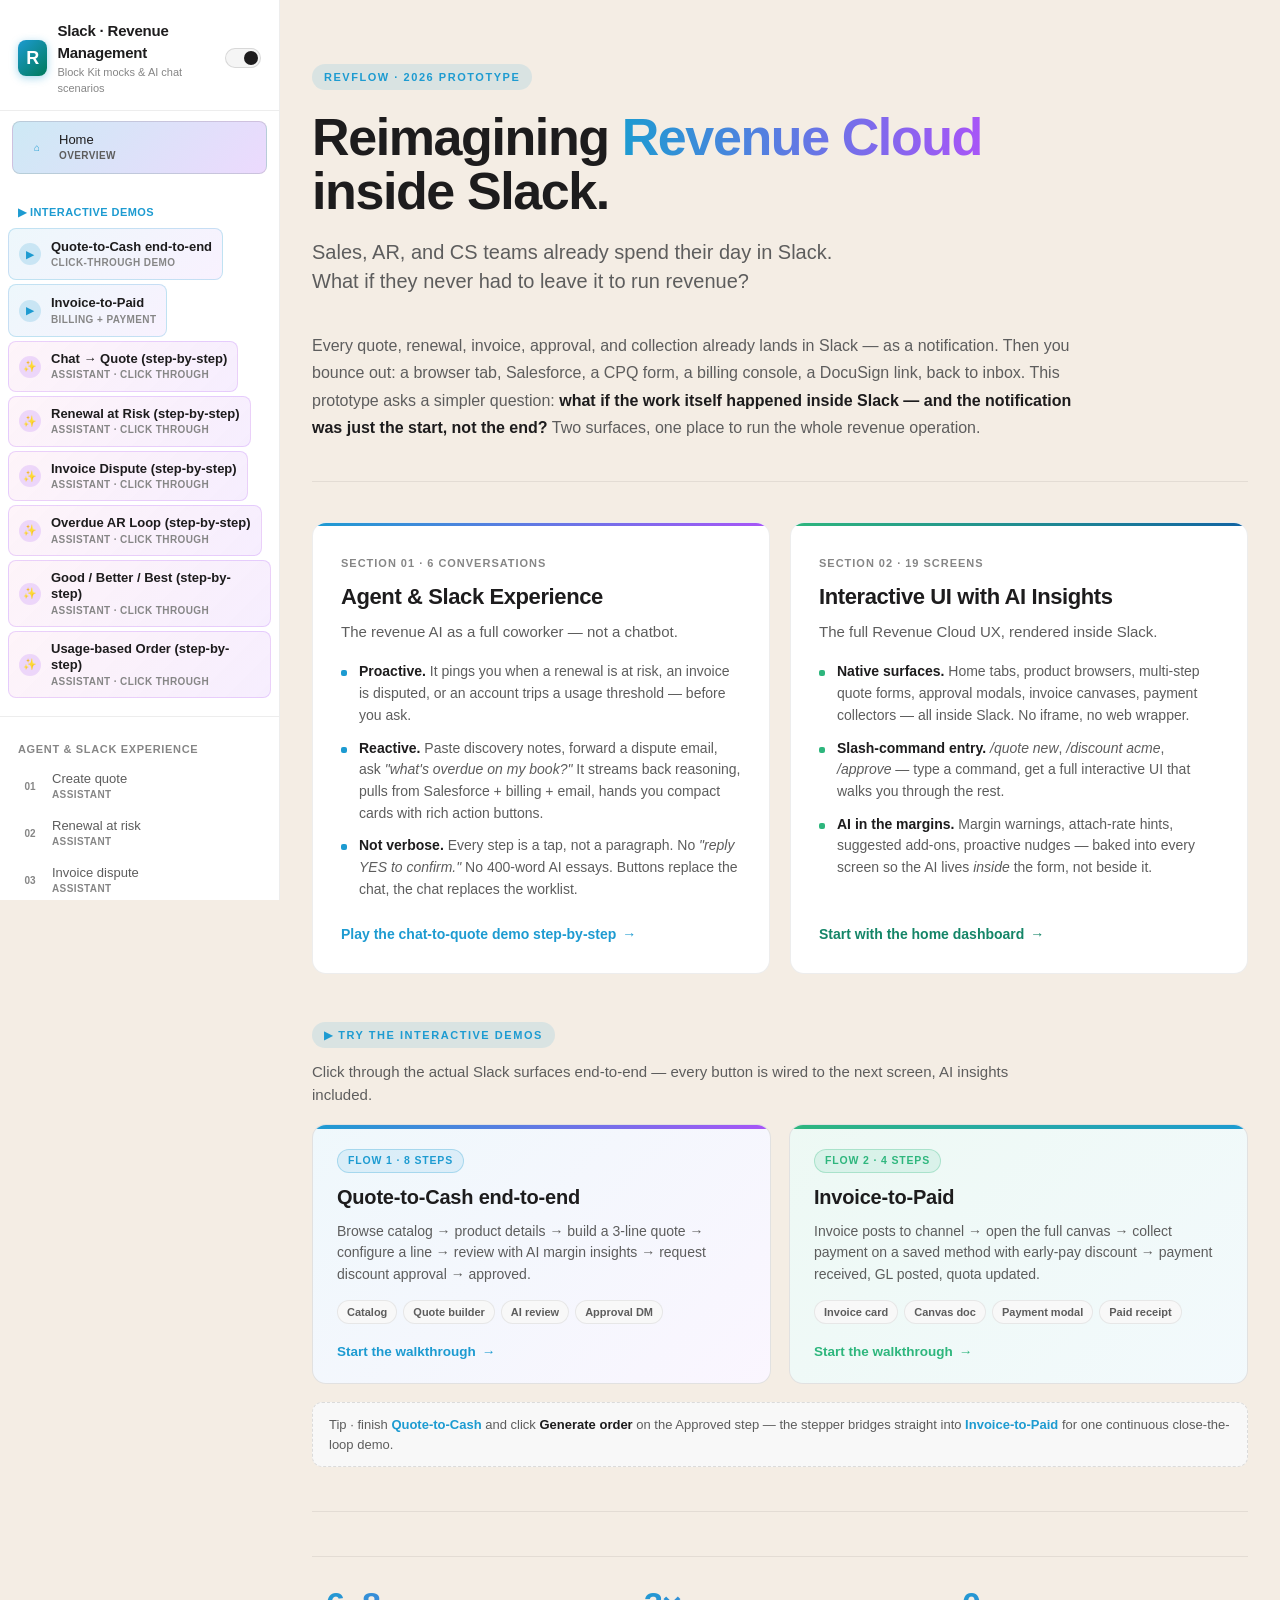
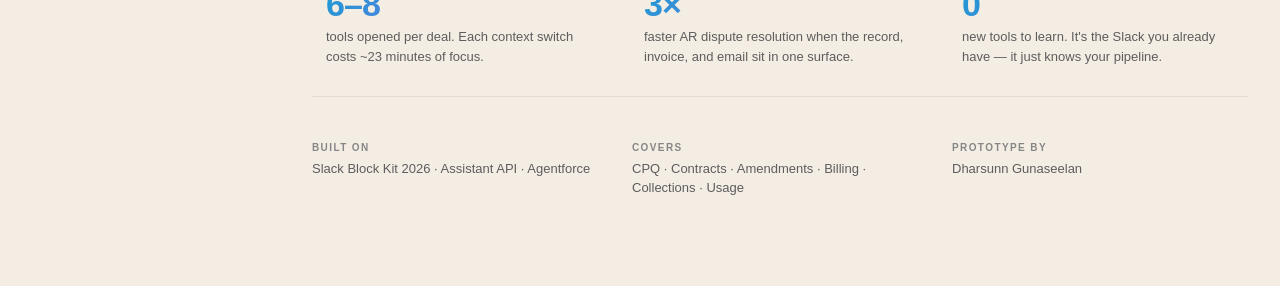
<file: index.html>
<!DOCTYPE html>
<html lang="en">
<head>
  <meta charset="UTF-8">
  <title>RevFlow — Redirecting…</title>
  <meta http-equiv="refresh" content="0; url=renderer/index.html">
  <link rel="canonical" href="renderer/index.html">
  <script>window.location.replace("renderer/index.html");</script>
  <style>
    body { font-family: -apple-system, BlinkMacSystemFont, "Segoe UI", Roboto, sans-serif;
           padding: 3rem; color: #1d1c1d; background: #f8f8f8; }
    a { color: #1264a3; }
  </style>
</head>
<body>
  <h1>RevFlow design mocks</h1>
  <p>Redirecting to the viewer… If nothing happens, <a href="renderer/index.html">click here</a>.</p>
</body>
</html>
</file>
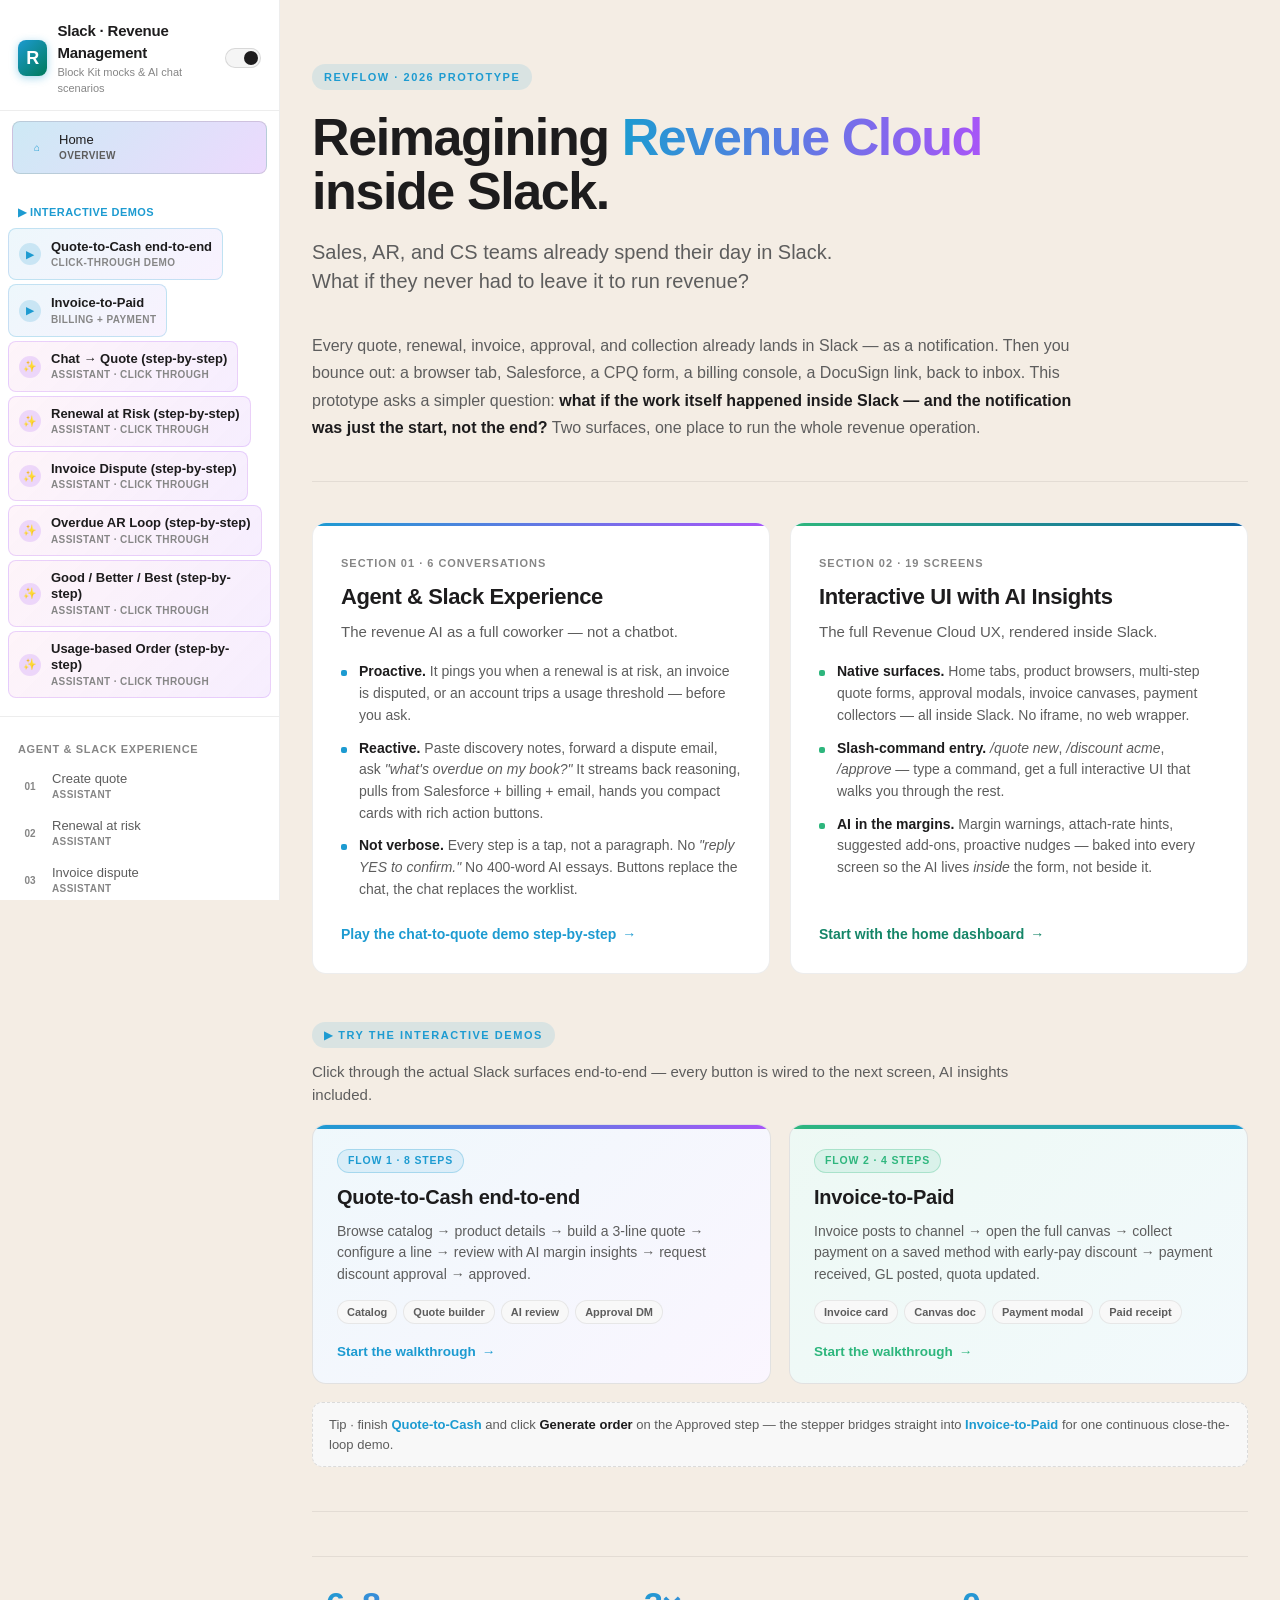
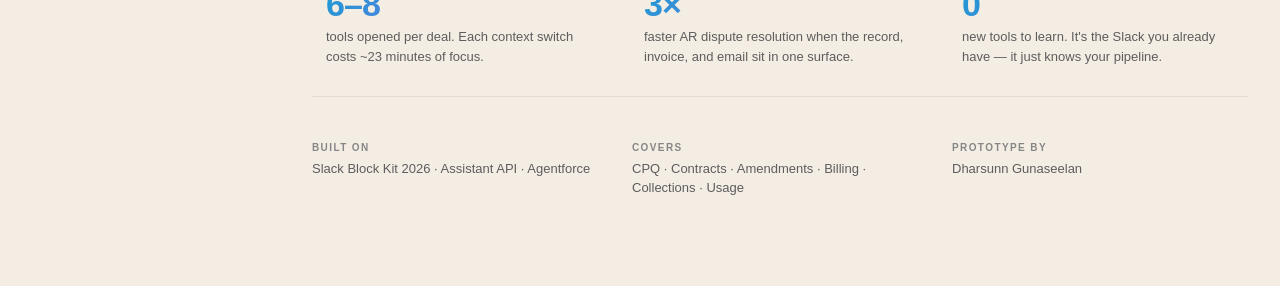
<file: renderer/index.html>
<!DOCTYPE html>
<html lang="en" data-theme="light">
<head>
  <meta charset="UTF-8">
  <meta name="viewport" content="width=device-width, initial-scale=1.0">
  <title>RevFlow · Slack Mock Previews</title>
  <link rel="stylesheet" href="renderer.css">
</head>
<body>
  <aside class="sidebar">
    <header class="sidebar-header">
      <div class="logo">
        <span class="logo-mark" aria-hidden="true">R</span>
        <div>
          <h1>Slack · Revenue Management</h1>
          <p>Block Kit mocks &amp; AI chat scenarios</p>
        </div>
      </div>
      <button id="theme-toggle" class="theme-toggle" aria-label="Toggle theme">
        <span class="theme-toggle-dot"></span>
      </button>
    </header>

    <nav id="mock-nav" aria-label="Mocks"></nav>

  </aside>

  <main class="stage">
    <div class="stage-bar">
      <div>
        <span id="stage-title" class="stage-title">—</span>
        <span id="stage-surface" class="stage-surface">—</span>
      </div>
      <div id="stage-actions" class="stage-actions">
        <a id="open-in-bkb" class="btn btn-ghost" target="_blank" rel="noopener">Open in Block Kit Builder ↗</a>
        <a id="view-json" class="btn btn-ghost" target="_blank" rel="noopener">View raw JSON ↗</a>
      </div>
      <div id="chat-demo-actions" class="stage-actions" hidden>
        <button id="chat-demo-exit-top" class="btn" type="button">Exit demo</button>
      </div>
      <div id="flow-actions" class="stage-actions" hidden>
        <button id="flow-prev" class="btn btn-ghost" type="button">◀ Prev</button>
        <button id="flow-next" class="btn btn-ghost" type="button">Next ▶</button>
        <button id="flow-restart" class="btn btn-ghost" type="button">↻ Restart</button>
        <button id="flow-exit" class="btn" type="button">Exit demo</button>
      </div>
    </div>
    <p id="stage-description" class="stage-description"></p>

    <div id="flow-bar" class="flow-bar" hidden>
      <div class="flow-stepper" id="flow-stepper"></div>
      <div class="flow-hint" id="flow-hint">
        <span class="flow-hint-dot"></span>
        <span class="flow-hint-text">Click any button inside the mock to advance. Non-navigating actions fire a toast below.</span>
      </div>
    </div>

    <div id="viewport" class="viewport"></div>

    <div id="chat-demo-bar" class="chat-demo-bar" hidden>
      <div class="chat-demo-progress">
        <span id="chat-demo-counter" class="chat-demo-counter">Turn 1 of 1</span>
        <div class="chat-demo-progress-track"><div id="chat-demo-progress-fill" class="chat-demo-progress-fill"></div></div>
      </div>
      <div class="chat-demo-actions">
        <button id="chat-demo-restart" class="btn btn-ghost" type="button">↻ Restart</button>
        <button id="chat-demo-exit" class="btn btn-ghost" type="button">Exit demo</button>
        <button id="chat-demo-next" class="btn btn-primary" type="button">Next message ▶</button>
      </div>
    </div>
  </main>

  <div id="toast-container" class="toast-container" aria-live="polite"></div>
  <div id="overflow-popover" class="overflow-popover" hidden></div>

  <script src="renderer.js"></script>
</body>
</html>
</file>
<file: renderer/renderer.css>
:root[data-theme="dark"] {
  --bg: #1a1d21;
  --bg-2: #222529;
  --bg-3: #2c2d30;
  --surface: #1f2124;
  --surface-2: #262a2e;
  --message-bg: #1a1d21;
  --message-hover: #222529;
  --ink: #e8e8e8;
  --ink-2: #bcbcbc;
  --ink-3: #868686;
  --edge: rgba(255, 255, 255, 0.08);
  --edge-2: rgba(255, 255, 255, 0.12);
  --accent: #1264a3;
  --accent-2: #1d9bd1;
  --accent-fg: #ffffff;
  --link: #1d9bd1;
  --primary: #007a5a;
  --primary-hover: #148567;
  --danger: #e01e5a;
  --danger-hover: #c41b51;
  --warn: #ecb22e;
  --success: #2eb67d;
  --code-bg: #1e1f22;
  --code-fg: #e8e8e8;
  --code-inline-bg: rgba(255, 255, 255, 0.08);
  --code-inline-fg: #d1d2d3;
  --shadow: 0 4px 24px rgba(0, 0, 0, 0.4);
  --card-shadow: 0 1px 0 rgba(255,255,255,0.03), 0 2px 6px rgba(0,0,0,0.3);
}

:root[data-theme="light"] {
  --bg: #f4ede4;
  --bg-2: #ffffff;
  --bg-3: #f5f5f5;
  --surface: #ffffff;
  --surface-2: #f8f8f8;
  --message-bg: #ffffff;
  --message-hover: #f8f8f8;
  --ink: #1d1c1d;
  --ink-2: #5d5d5d;
  --ink-3: #868686;
  --edge: rgba(29, 28, 29, 0.08);
  --edge-2: rgba(29, 28, 29, 0.13);
  --accent: #1264a3;
  --accent-2: #1d9bd1;
  --accent-fg: #ffffff;
  --link: #1264a3;
  --primary: #007a5a;
  --primary-hover: #148567;
  --danger: #e01e5a;
  --danger-hover: #c41b51;
  --warn: #ecb22e;
  --success: #2eb67d;
  --code-bg: #f5f5f5;
  --code-fg: #1d1c1d;
  --code-inline-bg: rgba(29, 28, 29, 0.06);
  --code-inline-fg: #1d1c1d;
  --shadow: 0 4px 24px rgba(0, 0, 0, 0.06);
  --card-shadow: 0 1px 0 rgba(0,0,0,0.02), 0 2px 6px rgba(0,0,0,0.05);
}

* { box-sizing: border-box; }

/* Authoritative [hidden] rule.
   The browser default `[hidden] { display: none }` has specificity (0,0,1,0)
   — the same as a class selector. Any later `.some-class { display: flex }`
   wins the cascade and breaks the `hidden` HTML attribute. This app toggles
   visibility via `element.hidden = true` in several places (flow actions,
   chat-demo bar, overflow popover, stage actions), so we force [hidden] to
   always win. Keep this rule near the top of the file. */
[hidden] { display: none !important; }

html, body {
  margin: 0;
  padding: 0;
  height: 100%;
  font-family: -apple-system, BlinkMacSystemFont, "Segoe UI", Helvetica, Arial, sans-serif, "Apple Color Emoji", "Segoe UI Emoji";
  font-size: 15px;
  line-height: 1.46;
  color: var(--ink);
  background: var(--bg);
}

body {
  display: grid;
  grid-template-columns: 280px 1fr;
  min-height: 100vh;
}

/* ==================== Sidebar ==================== */

.sidebar {
  background: var(--surface);
  border-right: 1px solid var(--edge);
  display: flex;
  flex-direction: column;
  position: sticky;
  top: 0;
  height: 100vh;
  overflow-y: auto;
}

.sidebar-header {
  padding: 20px 18px 14px;
  display: flex;
  align-items: center;
  justify-content: space-between;
  border-bottom: 1px solid var(--edge);
}

.logo { display: flex; align-items: center; gap: 10px; }
.logo-mark {
  width: 36px; height: 36px; border-radius: 8px;
  background: linear-gradient(135deg, #1d9bd1, #007a5a);
  display: inline-grid; place-items: center;
  color: white; font-weight: 900; font-size: 18px;
  box-shadow: 0 2px 8px rgba(29, 155, 209, 0.4);
}
.logo h1 { margin: 0; font-size: 15px; font-weight: 800; letter-spacing: -0.2px; }
.logo p { margin: 0; font-size: 11px; color: var(--ink-3); }

.theme-toggle {
  width: 36px; height: 20px; border-radius: 999px;
  border: 1px solid var(--edge-2);
  background: var(--bg-3);
  position: relative; cursor: pointer;
  transition: background 0.15s;
  flex-shrink: 0;
}
.theme-toggle-dot {
  position: absolute; top: 2px; left: 2px;
  width: 14px; height: 14px; border-radius: 50%;
  background: var(--ink);
  transition: transform 0.15s;
}
:root[data-theme="light"] .theme-toggle-dot { transform: translateX(16px); }

.sidebar-section { padding: 4px 0 14px; }
.sidebar-section + .sidebar-section { border-top: 1px solid var(--edge); padding-top: 10px; }
.sidebar-title {
  padding: 14px 18px 6px;
  font-size: 11px; font-weight: 700;
  letter-spacing: 0.06em; text-transform: uppercase;
  color: var(--ink-3);
}

#mock-nav { display: flex; flex-direction: column; }
.nav-item {
  display: flex; align-items: center; gap: 10px;
  padding: 8px 18px;
  font-size: 13px; color: var(--ink-2);
  cursor: pointer;
  border: none; background: transparent; text-align: left;
  transition: background 0.1s;
}
.nav-item:hover { background: var(--bg-3); color: var(--ink); }
.nav-item.active {
  background: var(--accent); color: var(--accent-fg);
}
.nav-item.active .nav-surface { color: rgba(255,255,255,0.8); }
.nav-num {
  font-size: 10px; font-weight: 700;
  width: 24px; text-align: center;
  color: var(--ink-3); flex-shrink: 0;
}
.nav-item.active .nav-num { color: rgba(255,255,255,0.75); }
.nav-text { flex: 1; line-height: 1.25; }
.nav-surface {
  font-size: 10px; font-weight: 600;
  text-transform: uppercase; letter-spacing: 0.04em;
  color: var(--ink-3);
  margin-top: 2px;
}

.sidebar-footer {
  padding: 14px 18px;
  border-top: 1px solid var(--edge);
  display: flex; flex-direction: column; gap: 6px;
}
.sidebar-footer a {
  font-size: 12px; color: var(--ink-3);
  text-decoration: none;
}
.sidebar-footer a:hover { color: var(--link); }

/* ==================== Stage ==================== */

.stage {
  padding: 24px 32px 48px;
  max-width: 1100px;
  width: 100%;
}

.stage-bar {
  display: flex; align-items: flex-start; justify-content: space-between;
  gap: 20px; margin-bottom: 8px;
}

.stage-title { font-size: 22px; font-weight: 800; letter-spacing: -0.3px; }
.stage-surface {
  display: inline-block;
  margin-left: 10px;
  padding: 2px 10px;
  font-size: 11px; font-weight: 700; text-transform: uppercase; letter-spacing: 0.05em;
  border-radius: 999px;
  background: var(--bg-3); color: var(--ink-2);
  border: 1px solid var(--edge);
  vertical-align: middle;
}
.stage-surface[data-surface="home"] { background: rgba(29, 155, 209, 0.15); color: var(--accent-2); border-color: rgba(29, 155, 209, 0.3); }
.stage-surface[data-surface="modal"] { background: rgba(46, 182, 125, 0.15); color: var(--success); border-color: rgba(46, 182, 125, 0.3); }
.stage-surface[data-surface="message"] { background: rgba(236, 178, 46, 0.15); color: var(--warn); border-color: rgba(236, 178, 46, 0.3); }
.stage-surface[data-surface="dm"] { background: rgba(224, 30, 90, 0.15); color: var(--danger); border-color: rgba(224, 30, 90, 0.3); }
.stage-surface[data-surface="canvas"] { background: rgba(155, 105, 255, 0.15); color: #b48cff; border-color: rgba(155, 105, 255, 0.3); }
.stage-surface[data-surface="assistant"] { background: rgba(29, 155, 209, 0.15); color: var(--accent-2); border-color: rgba(29, 155, 209, 0.3); }

.stage-actions { display: flex; gap: 10px; flex-shrink: 0; }

.btn {
  padding: 6px 12px;
  font-size: 13px; font-weight: 600;
  border-radius: 4px; cursor: pointer;
  text-decoration: none;
  border: 1px solid var(--edge-2);
  background: var(--surface-2); color: var(--ink);
  line-height: 1.2;
  white-space: nowrap;
}
.btn:hover { background: var(--bg-3); }
.btn-ghost { background: transparent; }

.stage-description {
  color: var(--ink-2); font-size: 13px;
  max-width: 900px; margin: 4px 0 8px;
}
.stage-endpoint {
  font-family: "SFMono-Regular", Consolas, monospace;
  font-size: 11px; color: var(--ink-3);
  padding: 4px 10px;
  background: var(--code-bg); color: var(--code-fg);
  border-radius: 4px; display: inline-block;
  margin-bottom: 20px;
}
.stage-endpoint:empty { display: none; }

/* ==================== Viewport (the Slack-like canvas) ==================== */

.viewport {
  border-radius: 10px;
  overflow: hidden;
  box-shadow: var(--shadow);
}

/* Home surface — workspace frame */
/* ==================== Landing / home page ==================== */
.viewport[data-surface="landing"] {
  background: transparent;
  border: none;
  box-shadow: none;
  overflow: visible;
  border-radius: 0;
}

.home { max-width: 980px; margin: 0 auto; }

.home-hero { padding: 40px 0 36px; }
.home-eyebrow {
  display: inline-block;
  font-size: 11px; font-weight: 700;
  letter-spacing: 0.14em; text-transform: uppercase;
  color: var(--accent-2);
  padding: 5px 12px; border-radius: 999px;
  background: rgba(29, 155, 209, 0.12);
  margin-bottom: 20px;
}
.home-title {
  margin: 0 0 20px; font-weight: 900;
  font-size: 52px; line-height: 1.04;
  letter-spacing: -1.4px; color: var(--ink);
}
.home-title-accent {
  background: linear-gradient(90deg, #1d9bd1 0%, #a855f7 100%);
  -webkit-background-clip: text; background-clip: text;
  -webkit-text-fill-color: transparent; color: transparent;
}
.home-lede {
  margin: 0; font-size: 20px; line-height: 1.45;
  color: var(--ink-2); max-width: 680px;
}

.home-vision {
  padding: 0 0 40px;
  border-bottom: 1px solid var(--edge);
  margin-bottom: 40px;
}
.home-vision p {
  margin: 0; font-size: 16px; line-height: 1.7;
  color: var(--ink-2); max-width: 780px;
}
.home-vision strong { color: var(--ink); font-weight: 700; }

/* ---------- Quickstart (interactive demo launcher) ---------- */
.home-quickstart {
  padding: 0 0 44px;
  margin-bottom: 44px;
  border-bottom: 1px solid var(--edge);
}
.home-quickstart-head { margin-bottom: 18px; }
.home-quickstart-eyebrow {
  display: inline-block;
  font-size: 11px; font-weight: 800;
  letter-spacing: 0.14em; text-transform: uppercase;
  color: var(--accent-2);
  padding: 5px 12px; border-radius: 999px;
  background: rgba(29, 155, 209, 0.12);
  margin-bottom: 12px;
}
.home-quickstart-sub {
  margin: 0; max-width: 720px;
  font-size: 15px; line-height: 1.55;
  color: var(--ink-2);
}
.home-quickstart-grid {
  display: grid;
  grid-template-columns: repeat(2, 1fr);
  gap: 18px;
}
.home-quickstart-tile {
  display: flex; flex-direction: column; gap: 12px;
  padding: 24px 24px 22px;
  border-radius: 14px;
  border: 1px solid var(--edge-2);
  background: var(--surface);
  color: var(--ink);
  text-decoration: none;
  position: relative;
  overflow: hidden;
  transition: transform 140ms ease, box-shadow 180ms ease, border-color 180ms ease;
}
.home-quickstart-tile::before {
  content: "";
  position: absolute;
  inset: 0;
  background: linear-gradient(135deg, rgba(29,155,209,0.10), rgba(168,85,247,0.08));
  opacity: 0.7;
  pointer-events: none;
  transition: opacity 200ms ease;
}
.home-quickstart-tile::after {
  content: "";
  position: absolute;
  top: 0; left: 0; right: 0;
  height: 4px;
  background: linear-gradient(90deg, #1d9bd1, #a855f7);
}
.home-quickstart-tile > * { position: relative; z-index: 1; }
.home-quickstart-tile:hover {
  transform: translateY(-2px);
  box-shadow: 0 14px 32px rgba(29, 155, 209, 0.18), var(--card-shadow);
  border-color: rgba(29, 155, 209, 0.4);
}
.home-quickstart-tile:hover::before { opacity: 1; }

.home-quickstart-tile--invoice::after {
  background: linear-gradient(90deg, #2eb67d, #1d9bd1);
}
.home-quickstart-tile--invoice::before {
  background: linear-gradient(135deg, rgba(46,182,125,0.12), rgba(29,155,209,0.08));
}
.home-quickstart-tile--invoice:hover {
  box-shadow: 0 14px 32px rgba(46, 182, 125, 0.18), var(--card-shadow);
  border-color: rgba(46, 182, 125, 0.42);
}

.home-quickstart-badge {
  align-self: flex-start;
  font-size: 10.5px; font-weight: 800;
  letter-spacing: 0.08em; text-transform: uppercase;
  color: var(--ink-2);
  padding: 3px 10px; border-radius: 999px;
  background: var(--bg-3);
  border: 1px solid var(--edge-2);
}
.home-quickstart-tile--invoice .home-quickstart-badge {
  color: var(--success);
  background: rgba(46,182,125,0.10);
  border-color: rgba(46,182,125,0.28);
}
.home-quickstart-tile--qtc .home-quickstart-badge {
  color: var(--accent-2);
  background: rgba(29,155,209,0.10);
  border-color: rgba(29,155,209,0.28);
}
.home-quickstart-tile h3 {
  margin: 0;
  font-size: 20px; font-weight: 800;
  letter-spacing: -0.2px;
  line-height: 1.2;
  color: var(--ink);
}
.home-quickstart-tile p {
  margin: 0;
  font-size: 14px; line-height: 1.55;
  color: var(--ink-2);
}
.home-quickstart-chips {
  display: flex; flex-wrap: wrap; gap: 6px;
  margin-top: 2px;
}
.home-quickstart-chip {
  font-size: 11px; font-weight: 700;
  padding: 3px 9px;
  border-radius: 999px;
  background: var(--surface-2);
  border: 1px solid var(--edge);
  color: var(--ink-2);
}
.home-quickstart-cta {
  margin-top: auto;
  padding-top: 6px;
  font-size: 13.5px; font-weight: 800;
  color: var(--accent-2);
  display: flex; align-items: center; gap: 6px;
}
.home-quickstart-tile--invoice .home-quickstart-cta { color: var(--success); }
.home-quickstart-cta .arrow {
  font-weight: 900;
  transition: transform 160ms ease;
  display: inline-block;
}
.home-quickstart-tile:hover .home-quickstart-cta .arrow { transform: translateX(4px); }

.home-quickstart-tip {
  margin-top: 18px;
  padding: 12px 16px;
  border-radius: 10px;
  background: var(--surface-2);
  border: 1px dashed var(--edge-2);
  font-size: 13px;
  color: var(--ink-2);
  line-height: 1.5;
}
.home-quickstart-tip strong { color: var(--ink); font-weight: 800; }
.home-quickstart-tip em { color: var(--accent-2); font-style: normal; font-weight: 700; }

@media (max-width: 880px) {
  .home-quickstart-grid { grid-template-columns: 1fr; }
}

.home-cards {
  display: grid; grid-template-columns: repeat(2, 1fr);
  gap: 20px; margin-bottom: 48px;
}
.home-card {
  display: flex; flex-direction: column; gap: 18px;
  padding: 28px; border-radius: 14px;
  background: var(--surface);
  border: 1px solid var(--edge);
  color: var(--ink); text-decoration: none;
  transition: transform 120ms ease, box-shadow 160ms ease, border-color 160ms ease;
  position: relative; overflow: hidden;
}
.home-card::before {
  content: ""; position: absolute;
  top: 0; left: 0; right: 0; height: 3px;
  background: linear-gradient(90deg, #1d9bd1, #a855f7);
}
.home-card-ui::before {
  background: linear-gradient(90deg, #2eb67d, #1264a3);
}
.home-card:hover {
  transform: translateY(-2px);
  box-shadow: 0 10px 32px rgba(0,0,0,0.08);
  border-color: var(--edge-2);
}
.home-card-tag {
  display: inline-block; font-size: 11px; font-weight: 700;
  letter-spacing: 0.09em; text-transform: uppercase;
  color: var(--ink-3);
}
.home-card h2 {
  margin: 8px 0 8px; font-size: 22px;
  font-weight: 800; letter-spacing: -0.4px;
}
.home-card-lede {
  margin: 0; font-size: 15px; line-height: 1.5;
  color: var(--ink-2);
}
.home-card-bullets {
  list-style: none; padding: 0; margin: 0;
  display: flex; flex-direction: column; gap: 11px;
}
.home-card-bullets li {
  font-size: 14px; line-height: 1.55;
  color: var(--ink-2);
  padding-left: 18px; position: relative;
}
.home-card-bullets li::before {
  content: ""; position: absolute;
  left: 0; top: 9px;
  width: 6px; height: 6px; border-radius: 2px;
  background: var(--accent-2);
}
.home-card-ui .home-card-bullets li::before { background: var(--success); }
.home-card-bullets strong { color: var(--ink); font-weight: 700; }
.home-card-bullets em { font-style: italic; }
.home-card-cta {
  margin-top: auto; padding-top: 6px;
  font-size: 14px; font-weight: 700;
  color: var(--accent-2);
  display: flex; align-items: center; gap: 6px;
}
.home-card-ui .home-card-cta { color: var(--primary-hover); }
.home-card-cta .arrow { transition: transform 140ms ease; }
.home-card:hover .home-card-cta .arrow { transform: translateX(4px); }

.home-stats {
  display: grid; grid-template-columns: repeat(3, 1fr);
  gap: 18px; padding: 24px 0; margin-bottom: 36px;
  border-top: 1px solid var(--edge);
  border-bottom: 1px solid var(--edge);
}
.home-stat { padding: 6px 14px; }
.home-stat-num {
  font-size: 34px; font-weight: 900;
  letter-spacing: -0.9px;
  background: linear-gradient(135deg, #1d9bd1, #a855f7);
  -webkit-background-clip: text; background-clip: text;
  -webkit-text-fill-color: transparent; color: transparent;
  line-height: 1;
}
.home-stat-label {
  margin-top: 6px; font-size: 13px; line-height: 1.5;
  color: var(--ink-2);
}

.home-footer { padding: 8px 0 40px; color: var(--ink-3); font-size: 13px; }
.home-footer-row {
  display: grid; grid-template-columns: repeat(3, 1fr);
  gap: 24px;
}
.home-footer-label {
  font-size: 10px; font-weight: 700;
  letter-spacing: 0.14em; text-transform: uppercase;
  color: var(--ink-3); margin-bottom: 4px;
}
.home-footer-row > div > div:last-child { color: var(--ink-2); }

/* Home nav item in sidebar */
.nav-home {
  margin: 10px 12px 6px;
  padding: 10px 12px !important;
  border-radius: 8px;
  background: linear-gradient(135deg, rgba(29,155,209,0.10), rgba(168,85,247,0.10));
  border: 1px solid var(--edge);
}
.nav-home.active {
  background: linear-gradient(135deg, rgba(29,155,209,0.22), rgba(168,85,247,0.22));
  border-color: var(--edge-2);
  color: var(--ink);
}
.nav-home.active .nav-num     { color: var(--accent-2); }
.nav-home.active .nav-surface { color: var(--ink-2); }

@media (max-width: 880px) {
  .home-cards, .home-stats, .home-footer-row { grid-template-columns: 1fr; }
  .home-title { font-size: 38px; }
  .home-lede { font-size: 17px; }
}

/* Legacy home-tab Slack surface (keep as-is) */
.viewport[data-surface="home"] {
  background: var(--message-bg);
  border: 1px solid var(--edge);
}
.viewport[data-surface="home"] .slack-surface {
  padding: 20px 28px;
  max-width: 680px;
}
.viewport[data-surface="home"] .surface-header {
  display: flex; align-items: center; gap: 10px;
  padding: 12px 28px;
  border-bottom: 1px solid var(--edge);
  background: var(--surface);
}
.viewport[data-surface="home"] .surface-header-tab {
  padding: 6px 14px; font-size: 13px; font-weight: 700;
  border-bottom: 2px solid var(--accent);
  color: var(--ink);
}

/* Modal surface — centered dialog */
.viewport[data-surface="modal"] {
  background: rgba(0,0,0,0.25);
  padding: 40px 20px;
  display: flex;
  justify-content: center;
}
.viewport[data-surface="modal"] .slack-surface {
  background: var(--surface);
  border-radius: 8px;
  width: 100%; max-width: 600px;
  box-shadow: 0 20px 48px rgba(0,0,0,0.5);
  overflow: hidden;
}
.viewport[data-surface="modal"] .modal-title {
  padding: 16px 24px;
  font-size: 18px; font-weight: 800;
  border-bottom: 1px solid var(--edge);
  display: flex; justify-content: space-between; align-items: center;
}
.viewport[data-surface="modal"] .modal-close {
  color: var(--ink-3); font-size: 20px; cursor: pointer;
  background: transparent; border: none; padding: 0;
}
.viewport[data-surface="modal"] .modal-body {
  padding: 14px 24px 8px;
  max-height: 70vh; overflow-y: auto;
}
.viewport[data-surface="modal"] .modal-footer {
  padding: 14px 24px;
  border-top: 1px solid var(--edge);
  display: flex; justify-content: flex-end; gap: 10px;
  background: var(--surface);
}

/* Message / DM surface — channel frame */
.viewport[data-surface="message"],
.viewport[data-surface="dm"] {
  background: var(--message-bg);
  border: 1px solid var(--edge);
}
.viewport[data-surface="message"] .surface-header,
.viewport[data-surface="dm"] .surface-header {
  display: flex; align-items: center; gap: 10px;
  padding: 12px 20px;
  border-bottom: 1px solid var(--edge);
  font-size: 14px;
}
.surface-hash { color: var(--ink-3); }
.surface-channel { font-weight: 800; }
.viewport[data-surface="message"] .slack-surface,
.viewport[data-surface="dm"] .slack-surface {
  padding: 16px 20px 20px;
}
.viewport[data-surface="message"] .slack-message,
.viewport[data-surface="dm"] .slack-message {
  position: relative;
  padding: 10px 12px 10px 60px;
  border-radius: 4px;
  background: var(--message-bg);
}
.viewport[data-surface="message"] .message-avatar,
.viewport[data-surface="dm"] .message-avatar {
  position: absolute; left: 12px; top: 10px;
  width: 36px; height: 36px; border-radius: 6px;
  background: linear-gradient(135deg, #1d9bd1, #007a5a);
  display: grid; place-items: center;
  color: white; font-weight: 800; font-size: 15px;
}
.viewport[data-surface="message"] .message-meta,
.viewport[data-surface="dm"] .message-meta {
  display: flex; align-items: baseline; gap: 8px;
  margin-bottom: 4px;
}
.message-author { font-weight: 800; color: var(--ink); }
.message-time { font-size: 12px; color: var(--ink-3); }
.app-badge {
  display: inline-block;
  padding: 1px 5px;
  font-size: 10px; font-weight: 700;
  background: var(--bg-3); color: var(--ink-3);
  border-radius: 3px;
  border: 1px solid var(--edge-2);
  text-transform: uppercase; letter-spacing: 0.04em;
}

/* Canvas surface — long doc */
.viewport[data-surface="canvas"] {
  background: var(--message-bg);
  border: 1px solid var(--edge);
}
.viewport[data-surface="canvas"] .surface-header {
  padding: 14px 32px;
  border-bottom: 1px solid var(--edge);
  background: linear-gradient(90deg, rgba(180, 140, 255, 0.08), transparent);
  font-size: 14px; color: var(--ink-2);
}
.viewport[data-surface="canvas"] .slack-surface {
  padding: 32px 40px 40px;
  max-width: 800px;
  margin: 0 auto;
}

/* Assistant surface — side panel */
.viewport[data-surface="assistant"] {
  background: var(--message-bg);
  border: 1px solid var(--edge);
  max-width: 520px;
}
.viewport[data-surface="assistant"] .surface-header {
  padding: 12px 20px;
  border-bottom: 1px solid var(--edge);
  display: flex; align-items: center; justify-content: space-between;
}
.viewport[data-surface="assistant"] .surface-header-title {
  font-weight: 800; font-size: 14px;
  display: flex; align-items: center; gap: 8px;
}
.viewport[data-surface="assistant"] .slack-surface {
  padding: 16px 20px;
}

/* ==================== Block Kit blocks ==================== */

.bk-block { margin: 8px 0; }
.bk-block:first-child { margin-top: 0; }
.bk-block:last-child { margin-bottom: 0; }

/* Header */
.bk-header {
  font-size: 18px; font-weight: 800;
  color: var(--ink);
  letter-spacing: -0.2px;
  line-height: 1.3;
  margin: 16px 0 8px;
}
.bk-block:first-child .bk-header { margin-top: 0; }

/* Divider */
.bk-divider {
  height: 1px; background: var(--edge);
  margin: 12px 0;
}

/* Context */
.bk-context {
  display: flex; align-items: center; gap: 8px;
  font-size: 12px; color: var(--ink-3);
  flex-wrap: wrap;
}
.bk-context img,
.bk-context .context-avatar {
  width: 20px; height: 20px; border-radius: 3px;
  object-fit: cover;
  background: linear-gradient(135deg, #1d9bd1, #007a5a);
  display: inline-grid; place-items: center;
  color: white; font-weight: 700; font-size: 10px;
  flex-shrink: 0;
}
.bk-context .bk-text { display: inline; }

/* Section */
.bk-section {
  display: flex; gap: 16px; align-items: flex-start;
}
.bk-section-body { flex: 1; min-width: 0; }
.bk-section-accessory { flex-shrink: 0; }
.bk-section-accessory .bk-image {
  width: 72px; height: 72px; border-radius: 6px;
  overflow: hidden;
}
.bk-section-accessory .bk-image img { width: 100%; height: 100%; object-fit: cover; }

.bk-fields {
  display: grid;
  grid-template-columns: repeat(2, minmax(0, 1fr));
  gap: 8px 20px;
  margin-top: 8px;
}
.bk-fields .bk-field { font-size: 14px; line-height: 1.45; }

/* Image */
.bk-image-block {
  margin-top: 6px;
}
.bk-image-block .bk-image-title {
  font-weight: 700; font-size: 14px; margin-bottom: 6px;
  color: var(--ink);
}
.bk-image-block img,
.bk-image-block object {
  max-width: 100%;
  border-radius: 8px;
  display: block;
  background: #1a1d21;
}

/* Rich text */
.bk-richtext { line-height: 1.5; }
.bk-richtext ul, .bk-richtext ol {
  margin: 6px 0; padding-left: 26px;
}
.bk-richtext li { margin: 2px 0; }
.bk-richtext-preformatted {
  background: var(--code-bg); color: var(--code-fg);
  padding: 10px 12px; border-radius: 6px;
  font-family: "SFMono-Regular", Consolas, monospace;
  font-size: 12px;
  white-space: pre-wrap;
  margin: 6px 0;
}
.bk-richtext-quote {
  border-left: 3px solid var(--edge-2);
  padding: 0 12px;
  color: var(--ink-2);
  margin: 6px 0;
}

/* Markdown block */
.bk-markdown { line-height: 1.6; }
.bk-markdown h1, .bk-markdown h2, .bk-markdown h3 {
  font-weight: 800; margin: 14px 0 6px;
  letter-spacing: -0.2px;
}
.bk-markdown h1 { font-size: 20px; }
.bk-markdown h2 { font-size: 17px; }
.bk-markdown h3 { font-size: 15px; }
.bk-markdown p { margin: 6px 0; }
.bk-markdown ul, .bk-markdown ol { margin: 6px 0; padding-left: 22px; }
.bk-markdown hr { border: none; height: 1px; background: var(--edge); margin: 14px 0; }
.bk-markdown code {
  background: var(--code-inline-bg); color: var(--code-inline-fg);
  padding: 1px 6px; border-radius: 3px;
  font-family: "SFMono-Regular", Consolas, monospace;
  font-size: 12.5px;
  border: 1px solid var(--edge);
}
.bk-markdown pre {
  background: var(--code-bg); color: var(--code-fg);
  padding: 12px; border-radius: 6px;
  overflow-x: auto;
}

/* Table */
.bk-table-wrap { overflow-x: auto; }
.bk-table {
  width: 100%; border-collapse: collapse;
  font-size: 13px;
  background: var(--surface);
  border: 1px solid var(--edge);
  border-radius: 6px;
  overflow: hidden;
}
.bk-table th, .bk-table td {
  padding: 8px 12px;
  text-align: left; vertical-align: top;
  border-bottom: 1px solid var(--edge);
}
.bk-table th {
  background: var(--surface-2);
  font-weight: 700; font-size: 11px;
  text-transform: uppercase; letter-spacing: 0.04em;
  color: var(--ink-3);
}
.bk-table tr:last-child td { border-bottom: none; }
.bk-table tr:hover td { background: var(--message-hover); }

/* Actions */
.bk-actions {
  display: flex; gap: 8px; flex-wrap: wrap;
  align-items: center;
}
.bk-button {
  padding: 7px 14px;
  font-size: 13px; font-weight: 700;
  border-radius: 4px; cursor: pointer;
  border: 1px solid var(--edge-2);
  background: var(--surface);
  color: var(--ink);
  text-decoration: none;
  display: inline-flex; align-items: center; gap: 6px;
  transition: background 0.1s;
  font-family: inherit;
  line-height: 1.15;
}
.bk-button:hover { background: var(--bg-3); }
.bk-button.primary {
  background: var(--primary); color: white;
  border-color: var(--primary);
}
.bk-button.primary:hover { background: var(--primary-hover); border-color: var(--primary-hover); }
.bk-button.danger {
  background: transparent; color: var(--danger);
  border-color: rgba(224, 30, 90, 0.4);
}
.bk-button.danger:hover { background: rgba(224, 30, 90, 0.1); }

.bk-select,
.bk-datepicker,
.bk-number-input,
.bk-text-input {
  padding: 7px 10px;
  font-size: 13px;
  border-radius: 4px;
  border: 1px solid var(--edge-2);
  background: var(--surface);
  color: var(--ink);
  font-family: inherit;
  line-height: 1.2;
}
.bk-select { padding-right: 26px; cursor: pointer; }
.bk-text-input-multiline { min-height: 60px; resize: vertical; width: 100%; }
.bk-number-input { width: 120px; }

.bk-overflow {
  width: 30px; height: 30px;
  border-radius: 4px;
  border: 1px solid var(--edge-2);
  background: transparent;
  color: var(--ink-2);
  cursor: pointer;
  font-weight: 900;
  line-height: 1;
}
.bk-overflow:hover { background: var(--bg-3); color: var(--ink); }

/* Input block */
.bk-input {
  margin: 10px 0 14px;
}
.bk-input-label {
  font-weight: 700; font-size: 14px;
  color: var(--ink);
  margin-bottom: 5px;
  display: flex; align-items: center; gap: 6px;
}
.bk-input-optional {
  font-size: 11px; font-weight: 500; color: var(--ink-3);
}
.bk-input-hint {
  font-size: 12px; color: var(--ink-3);
  margin-top: 4px;
}
.bk-input .bk-select,
.bk-input .bk-text-input,
.bk-input .bk-datepicker,
.bk-input .bk-number-input {
  width: 100%;
}

/* Checkboxes / radios */
.bk-choice-list { display: flex; flex-direction: column; gap: 8px; }
.bk-choice {
  display: flex; gap: 10px; align-items: flex-start;
  padding: 8px 10px; border-radius: 6px;
  cursor: pointer;
  border: 1px solid transparent;
}
.bk-choice:hover { background: var(--bg-3); }
.bk-choice.selected {
  background: rgba(29, 155, 209, 0.08);
  border-color: rgba(29, 155, 209, 0.3);
}
.bk-choice-mark {
  flex-shrink: 0; margin-top: 2px;
  width: 16px; height: 16px;
  border: 2px solid var(--edge-2);
  background: var(--surface);
}
.bk-choice.radio .bk-choice-mark { border-radius: 50%; }
.bk-choice.checkbox .bk-choice-mark { border-radius: 3px; }
.bk-choice.selected .bk-choice-mark {
  border-color: var(--accent-2);
  background: var(--accent-2);
  position: relative;
}
.bk-choice.selected.radio .bk-choice-mark::after {
  content: ""; position: absolute;
  top: 2px; left: 2px; width: 8px; height: 8px;
  background: white; border-radius: 50%;
}
.bk-choice.selected.checkbox .bk-choice-mark::after {
  content: "✓"; position: absolute;
  top: -2px; left: 1px;
  color: white; font-weight: 900; font-size: 13px;
  line-height: 1;
}
.bk-choice-body { flex: 1; }
.bk-choice-text { font-size: 14px; color: var(--ink); line-height: 1.3; }
.bk-choice-description {
  font-size: 12px; color: var(--ink-3);
  margin-top: 2px; line-height: 1.35;
}

/* Plan + task_card */
.bk-plan {
  border: 1px solid var(--edge);
  border-radius: 8px;
  overflow: hidden;
  background: var(--surface-2);
}
.bk-plan-title {
  padding: 10px 14px;
  font-weight: 700; font-size: 13px;
  color: var(--ink-2);
  background: var(--surface-1);
  border-bottom: 1px solid var(--edge);
  display: flex; align-items: center; gap: 8px;
}
.bk-plan-title::before {
  content: "";
  width: 8px; height: 8px; border-radius: 50%;
  background: var(--success);
}
.bk-taskcard {
  display: flex; align-items: flex-start; gap: 12px;
  padding: 10px 14px;
  border-bottom: 1px solid var(--edge);
}
.bk-taskcard:last-child { border-bottom: none; }
.bk-taskcard-status {
  flex-shrink: 0; margin-top: 3px;
  width: 16px; height: 16px; border-radius: 50%;
  display: grid; place-items: center;
  font-size: 11px; font-weight: 900;
  line-height: 1;
}
.bk-taskcard-status.complete { background: var(--success); color: white; }
.bk-taskcard-status.complete::after { content: "✓"; }
.bk-taskcard-status.in_progress {
  background: transparent;
  border: 2px solid var(--accent-2);
  animation: spin 1s linear infinite;
  border-right-color: transparent;
}
@keyframes spin { to { transform: rotate(360deg); } }
.bk-taskcard-status.pending {
  background: transparent;
  border: 2px solid var(--edge-2);
}
.bk-taskcard-body { flex: 1; }
.bk-taskcard-title { font-weight: 700; font-size: 13.5px; color: var(--ink); }
.bk-taskcard-desc {
  font-size: 12px; color: var(--ink-3);
  margin-top: 2px; line-height: 1.4;
}

/* mrkdwn inline formatting */
.bk-text { color: var(--ink); }
.bk-text a { color: var(--link); text-decoration: none; }
.bk-text a:hover { text-decoration: underline; }
.bk-text code {
  background: var(--code-inline-bg); color: var(--code-inline-fg);
  padding: 1px 6px; border-radius: 3px;
  font-family: "SFMono-Regular", Consolas, monospace;
  font-size: 12.5px;
  border: 1px solid var(--edge);
}
.bk-text strong { font-weight: 800; }
.bk-text em { font-style: italic; }
.bk-text del { text-decoration: line-through; color: var(--ink-3); }
.bk-text .mention { color: var(--link); font-weight: 700; }

/* Emoji via shortcodes */
.emoji { font-size: 1em; }

/* Responsive */
@media (max-width: 900px) {
  body { grid-template-columns: 1fr; }
  .sidebar { position: static; height: auto; }
  .stage { padding: 20px; }
  .viewport[data-surface="modal"] { padding: 20px 0; }
}

/* ==================== Interactive flow mode ==================== */

.sidebar-section--flow { padding-top: 10px; }
.sidebar-section--flow .sidebar-title {
  color: var(--accent-2);
  font-weight: 800;
  letter-spacing: 0.04em;
}
.nav-item--flow {
  margin: 2px 8px 4px;
  padding: 10px 10px;
  border-radius: 8px;
  background: linear-gradient(135deg, rgba(29, 155, 209, 0.08), rgba(168, 85, 247, 0.08));
  border: 1px solid rgba(29, 155, 209, 0.22);
  color: var(--ink);
  font-weight: 600;
  transition: transform 0.12s, background 0.12s, border-color 0.12s;
}
.nav-item--flow:hover {
  background: linear-gradient(135deg, rgba(29, 155, 209, 0.16), rgba(168, 85, 247, 0.16));
  border-color: rgba(29, 155, 209, 0.45);
  transform: translateY(-1px);
  color: var(--ink);
}
.nav-item--flow.active {
  background: linear-gradient(135deg, #1d9bd1, #a855f7);
  color: #fff;
  border-color: transparent;
  box-shadow: 0 4px 18px rgba(29, 155, 209, 0.35);
}
.nav-item--flow.active .nav-surface { color: rgba(255, 255, 255, 0.82); }
.nav-item--flow .nav-num {
  background: rgba(29, 155, 209, 0.18);
  color: var(--accent-2);
  border-radius: 50%;
  width: 22px; height: 22px;
  display: grid; place-items: center;
  font-size: 10px;
  font-weight: 800;
}
.nav-item--flow.active .nav-num {
  background: rgba(255, 255, 255, 0.28);
  color: #fff;
}

/* Sidebar: chat-demo entries — slightly different accent from the flow demos
   so the two groups read as distinct families. */
.nav-item--demo {
  margin: 2px 8px 4px;
  padding: 9px 10px;
  border-radius: 8px;
  background: linear-gradient(135deg, rgba(236, 72, 153, 0.06), rgba(168, 85, 247, 0.10));
  border: 1px solid rgba(168, 85, 247, 0.22);
  color: var(--ink);
  font-weight: 600;
  transition: transform 0.12s, background 0.12s, border-color 0.12s;
}
.nav-item--demo:hover {
  background: linear-gradient(135deg, rgba(236, 72, 153, 0.12), rgba(168, 85, 247, 0.18));
  border-color: rgba(168, 85, 247, 0.45);
  transform: translateY(-1px);
  color: var(--ink);
}
.nav-item--demo.active {
  background: linear-gradient(135deg, #ec4899, #a855f7);
  color: #fff;
  border-color: transparent;
  box-shadow: 0 4px 18px rgba(168, 85, 247, 0.35);
}
.nav-item--demo.active .nav-surface { color: rgba(255, 255, 255, 0.82); }
.nav-item--demo .nav-num {
  background: rgba(168, 85, 247, 0.18);
  color: #a855f7;
  border-radius: 50%;
  width: 22px; height: 22px;
  display: grid; place-items: center;
  font-size: 11px;
  font-weight: 800;
}
.nav-item--demo.active .nav-num {
  background: rgba(255, 255, 255, 0.28);
  color: #fff;
}

/* Flow bar + stepper */
.flow-bar {
  margin: 14px 0 18px;
  padding: 16px 18px;
  border-radius: 12px;
  background: linear-gradient(135deg, rgba(29, 155, 209, 0.06), rgba(168, 85, 247, 0.06));
  border: 1px solid var(--edge);
  box-shadow: var(--card-shadow);
}
.flow-stepper {
  display: flex;
  align-items: center;
  gap: 2px;
  overflow-x: auto;
  padding-bottom: 6px;
  scrollbar-width: thin;
}
.flow-stepper-title {
  flex-shrink: 0;
  margin-right: 10px;
  padding: 4px 10px;
  font-size: 11px;
  font-weight: 800;
  letter-spacing: 0.06em;
  text-transform: uppercase;
  color: var(--accent-2);
  background: rgba(29, 155, 209, 0.12);
  border: 1px solid rgba(29, 155, 209, 0.28);
  border-radius: 999px;
  white-space: nowrap;
}
.flow-step {
  display: flex;
  align-items: center;
  gap: 8px;
  padding: 6px 10px;
  border: none;
  background: transparent;
  color: var(--ink-3);
  cursor: pointer;
  font-family: inherit;
  font-size: 12.5px;
  border-radius: 8px;
  white-space: nowrap;
  transition: color 0.12s, background 0.12s;
}
.flow-step:hover { background: var(--bg-3); color: var(--ink); }
.flow-step-dot {
  width: 22px; height: 22px;
  border-radius: 50%;
  display: grid; place-items: center;
  font-size: 11px;
  font-weight: 800;
  background: var(--bg-3);
  color: var(--ink-3);
  border: 1px solid var(--edge-2);
  flex-shrink: 0;
  transition: background 0.15s, color 0.15s, border-color 0.15s, box-shadow 0.15s;
}
.flow-step-label { font-weight: 600; }
.flow-step.active { color: var(--ink); }
.flow-step.active .flow-step-dot {
  background: linear-gradient(135deg, #1d9bd1, #a855f7);
  color: #fff;
  border-color: transparent;
  box-shadow: 0 0 0 4px rgba(29, 155, 209, 0.15);
}
.flow-step.active .flow-step-label {
  background: linear-gradient(90deg, #1d9bd1, #a855f7);
  -webkit-background-clip: text; background-clip: text;
  -webkit-text-fill-color: transparent;
  font-weight: 800;
}
.flow-step.done { color: var(--ink-2); }
.flow-step.done .flow-step-dot {
  background: var(--success);
  color: #fff;
  border-color: transparent;
}
.flow-step.pending { opacity: 0.65; }

.flow-connector {
  flex: 1 1 auto;
  height: 2px;
  min-width: 20px;
  background: var(--edge-2);
  border-radius: 2px;
  margin: 0 4px;
}
.flow-connector.done { background: var(--success); }

.flow-hint {
  margin-top: 10px;
  display: flex;
  align-items: center;
  gap: 8px;
  font-size: 12px;
  color: var(--ink-2);
}
.flow-hint-dot {
  width: 8px; height: 8px; border-radius: 50%;
  background: var(--accent-2);
  box-shadow: 0 0 0 4px rgba(29, 155, 209, 0.18);
  flex-shrink: 0;
  animation: flowPulse 1.8s ease-in-out infinite;
}
.flow-hint-dot.overlay {
  background: #a855f7;
  box-shadow: 0 0 0 4px rgba(168, 85, 247, 0.18);
}
@keyframes flowPulse {
  0%, 100% { transform: scale(1); opacity: 1; }
  50%      { transform: scale(1.25); opacity: 0.8; }
}
.flow-hint-text { line-height: 1.4; }
.flow-hint-text strong { color: var(--ink); font-weight: 800; }

/* Flow viewport entrance */
body.flow-mode .viewport { box-shadow: 0 10px 32px rgba(29, 155, 209, 0.15), var(--shadow); }
.viewport.flow-transition { animation: flowIn 280ms ease-out; }
@keyframes flowIn {
  from { opacity: 0; transform: translateY(8px); }
  to   { opacity: 1; transform: translateY(0); }
}

/* Flow controls */
#flow-actions .btn {
  transition: background 0.1s;
}
#flow-actions .btn:disabled {
  opacity: 0.4; cursor: not-allowed;
}
#flow-exit { border-color: var(--danger); color: var(--danger); }
#flow-exit:hover { background: rgba(224, 30, 90, 0.08); }

/* Overflow popover */
.overflow-popover {
  position: absolute;
  z-index: 5000;
  min-width: 240px;
  padding: 6px;
  background: var(--surface);
  border: 1px solid var(--edge-2);
  border-radius: 8px;
  box-shadow: 0 12px 36px rgba(0,0,0,0.18), var(--card-shadow);
  display: flex;
  flex-direction: column;
  gap: 2px;
}
.overflow-option {
  text-align: left;
  padding: 8px 10px;
  border-radius: 6px;
  border: none;
  background: transparent;
  font-family: inherit;
  font-size: 13px;
  color: var(--ink);
  cursor: pointer;
}
.overflow-option:hover { background: var(--bg-3); }
.overflow-empty { padding: 8px 10px; color: var(--ink-3); font-size: 12px; }

/* Toasts */
.toast-container {
  position: fixed;
  right: 24px;
  bottom: 24px;
  z-index: 6000;
  display: flex;
  flex-direction: column;
  gap: 8px;
  pointer-events: none;
}
.toast {
  min-width: 220px;
  max-width: 360px;
  padding: 10px 14px;
  border-radius: 8px;
  background: var(--surface);
  border: 1px solid var(--edge-2);
  box-shadow: 0 8px 24px rgba(0,0,0,0.18);
  font-size: 13px;
  font-weight: 600;
  color: var(--ink);
  opacity: 0;
  transform: translateY(8px);
  transition: opacity 0.2s, transform 0.2s;
  pointer-events: auto;
}
.toast.in { opacity: 1; transform: translateY(0); }
.toast.out { opacity: 0; transform: translateY(4px); }
.toast-action {
  border-left: 3px solid var(--accent-2);
}
.toast-action::before {
  content: "● ";
  color: var(--accent-2);
  margin-right: 4px;
}
.toast-nav {
  border-left: 3px solid var(--success);
  background: linear-gradient(135deg, rgba(46, 182, 125, 0.08), var(--surface));
}
.toast-nav::before {
  content: "→ ";
  color: var(--success);
  font-weight: 900;
  margin-right: 4px;
}

/* ==================== Chat step-by-step demo ==================== */
.btn.btn-primary {
  background: linear-gradient(135deg, #1d9bd1, #a855f7);
  color: #fff;
  border-color: transparent;
  box-shadow: 0 1px 0 rgba(255,255,255,0.15) inset, 0 2px 6px rgba(29, 155, 209, 0.25);
}
.btn.btn-primary:hover { filter: brightness(1.05); background: linear-gradient(135deg, #1d9bd1, #a855f7); }
.btn.btn-primary:disabled {
  opacity: 0.6;
  cursor: default;
  filter: none;
  background: var(--bg-3);
  color: var(--ink-3);
  box-shadow: none;
}

/* ============================================================
   Chat-demo layout
   ============================================================
   Visibility is handled by the global [hidden] rule at the top of this file. */

/* In demo mode the .stage becomes a 2-column CSS grid. Grid (vs flex-wrap)
   guarantees that the chat (column 1) and the rail (column 2) always share a
   single row, even when the available stage width is tight.
   Header rows (title, description, hidden flow-bar) span both columns.
   Stage max-width is preserved (same 1100px as non-demo mode) so the chat
   doesn't stretch across a huge monitor. */
body.chat-demo-mode .stage {
  display: grid;
  /* `auto` lets the chat column shrink to its natural content width (the
     surface's own max-width — e.g. 520px for assistant). `justify-content:
     start` then packs both columns to the left so the rail sits right next
     to the chat instead of being pushed to the far right of the stage. */
  grid-template-columns: auto 220px;
  justify-content: start;
  column-gap: 24px;
  row-gap: 16px;
  align-items: start;
  /* Extra bottom breathing room so when the user scrolls to the end of the
     conversation, the chat card doesn't butt up against the browser chrome
     (which makes it look like content is cut off). Also keeps the chat
     clear of the sticky bottom-pinned rail. */
  padding-bottom: 180px;
}
body.chat-demo-mode .stage > .stage-bar,
body.chat-demo-mode .stage > #stage-description,
body.chat-demo-mode .stage > #flow-bar {
  grid-column: 1 / -1;
  min-width: 0;
}
/* Viewport keeps its surface-specific max-width (e.g. 520px for assistant
   chats, 600px for modals, 680px for home). We only set min-width: 0 so grid
   overflow resolution works; we deliberately DON'T override width/max-width
   here — otherwise the chat stretches across the full column and leaves a
   large blank gap between it and the rail. */
body.chat-demo-mode .stage > .viewport {
  grid-column: 1;
  min-width: 0;
  justify-self: start;
}
body.chat-demo-mode .stage > .chat-demo-bar {
  grid-column: 2;
}
body.chat-demo-mode .viewport {
  box-shadow: 0 0 0 2px rgba(29, 155, 209, 0.25), var(--shadow);
  transition: box-shadow 0.2s ease;
}

/* In-grid rail anchored to the RIGHT of the chat and BOTTOM of the viewport.
   `align-self: end` places the panel at the bottom of the grid cell (so it
   lines up with the bottom of the chat when the chat is short). Combined
   with `position: sticky; bottom: 24px`, the panel stays pinned 24px above
   the viewport bottom as the user scrolls through long conversations —
   essentially "floats at the bottom of the screen" while the chat grows. */
.chat-demo-bar {
  position: sticky;
  bottom: 24px;
  align-self: end;
  display: flex;
  flex-direction: column;
  gap: 16px;
  padding: 20px 18px;
  border-radius: 16px;
  background: linear-gradient(180deg, rgba(29, 155, 209, 0.10), rgba(168, 85, 247, 0.10)), var(--surface);
  border: 1px solid var(--edge-2);
  box-shadow: 0 18px 48px rgba(0,0,0,0.18);
  animation: chatDemoPanelIn 280ms cubic-bezier(.2,.9,.3,1) both;
  /* Give the panel enough height to show a meaningful vertical progress bar
     even for short conversations. */
  min-height: 360px;
}
@keyframes chatDemoPanelIn {
  from { opacity: 0; transform: translateX(18px); }
  to   { opacity: 1; transform: translateX(0); }
}
.chat-demo-bar::before {
  content: "Step-by-step demo";
  display: block;
  font-size: 11px;
  font-weight: 800;
  letter-spacing: 0.08em;
  text-transform: uppercase;
  color: var(--accent-2);
  opacity: 0.85;
}

/* Progress area is a horizontal mini-layout: counter label on the left
   (rotated to read vertically) and a tall vertical fill track on the right. */
.chat-demo-progress {
  flex: 1 1 auto;
  display: flex;
  flex-direction: row;
  align-items: stretch;
  gap: 12px;
  min-height: 180px;
}
.chat-demo-counter {
  writing-mode: vertical-rl;
  transform: rotate(180deg);
  font-size: 13px;
  font-weight: 800;
  letter-spacing: 0.06em;
  color: var(--ink);
  white-space: nowrap;
  padding: 4px 0;
}
/* Vertical track: 8px wide column that fills from the BOTTOM upward as the
   user advances through turns. */
.chat-demo-progress-track {
  width: 8px;
  flex: 1 1 auto;
  min-height: 140px;
  border-radius: 999px;
  background: var(--bg-3);
  overflow: hidden;
  display: flex;
  align-items: flex-end;
}
.chat-demo-progress-fill {
  width: 100%;
  height: var(--chat-demo-progress, 0%);
  background: linear-gradient(0deg, #1d9bd1, #a855f7);
  transition: height 0.35s cubic-bezier(.2,.9,.3,1);
  border-radius: 999px;
}

/* Actions: primary (Next) at the top, secondary below. Flex-direction
   column-reverse keeps the declaration order in HTML as
   [Restart, Exit, Next] but puts Next on top visually. */
.chat-demo-actions {
  margin-top: auto;
  display: flex;
  flex-direction: column-reverse;
  gap: 8px;
}
.chat-demo-actions .btn { width: 100%; justify-content: center; }

/* Reveal animation for newly added turn only */
body.chat-demo-mode .bk-block.chat-demo-reveal {
  animation: chatDemoReveal 420ms cubic-bezier(.2,.9,.3,1) both;
}
@keyframes chatDemoReveal {
  0%   { opacity: 0; transform: translateY(8px); }
  100% { opacity: 1; transform: translateY(0); }
}

/* Narrow screens: collapse the grid to single-column block flow and dock the
   panel to the bottom of the viewport as a horizontal bar. */
@media (max-width: 960px) {
  body.chat-demo-mode .stage {
    display: block;
    padding-bottom: 180px;
  }
  body.chat-demo-mode .stage > .viewport,
  body.chat-demo-mode .stage > .stage-bar,
  body.chat-demo-mode .stage > #stage-description,
  body.chat-demo-mode .stage > #flow-bar {
    grid-column: unset;
    width: auto;
    max-width: none;
  }
  body.chat-demo-mode .stage > .chat-demo-bar { grid-column: unset; }
  .chat-demo-bar {
    position: fixed;
    top: auto;
    left: 12px;
    right: 12px;
    bottom: 12px;
    width: auto;
    align-self: auto;
    flex-direction: row;
    align-items: center;
    gap: 14px;
    padding: 12px 16px;
    min-height: 0;
    z-index: 5000;
  }
  .chat-demo-bar::before { display: none; }
  .chat-demo-progress {
    flex: 1 1 auto;
    flex-direction: column;
    gap: 6px;
    min-height: 0;
  }
  .chat-demo-counter {
    writing-mode: horizontal-tb;
    transform: none;
    font-size: 12px;
    text-transform: uppercase;
    letter-spacing: 0.04em;
    color: var(--ink-2);
  }
  .chat-demo-progress-track {
    width: auto;
    height: 6px;
    min-height: 0;
    display: block;
  }
  .chat-demo-progress-fill {
    width: var(--chat-demo-progress, 0%);
    height: 100%;
    background: linear-gradient(90deg, #1d9bd1, #a855f7);
    transition: width 0.35s cubic-bezier(.2,.9,.3,1);
  }
  .chat-demo-actions {
    margin-top: 0;
    flex-direction: row;
  }
  .chat-demo-actions .btn { width: auto; }
}
</file>
